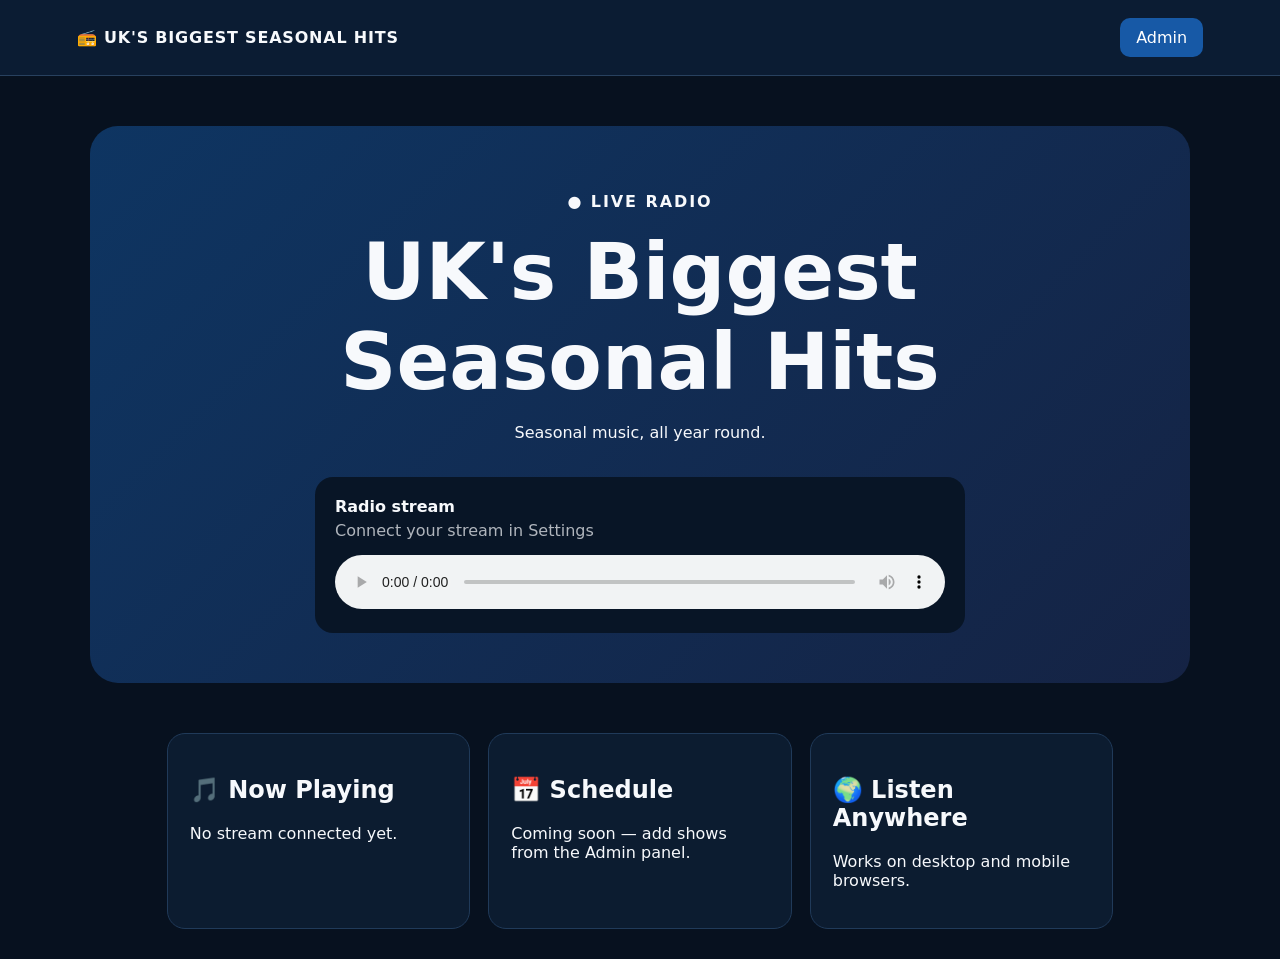
<file: index.html>
<!doctype html>
<html lang="en">
<head>
<meta charset="utf-8"><meta name="viewport" content="width=device-width,initial-scale=1">
<title>UK's Biggest Seasonal Hits</title><link rel="stylesheet" href="styles.css">
</head>
<body>
<header><div class="brand">📻 UK'S BIGGEST SEASONAL HITS</div><a class="admin-link" href="admin.html">Admin</a></header>
<main>
<section class="hero"><p class="live">● LIVE RADIO</p><h1>UK's Biggest Seasonal Hits</h1><p>Seasonal music, all year round.</p>
<div class="player"><div><strong id="nowTitle">Radio stream</strong><span id="nowArtist">Connect your stream in Settings</span></div><audio id="radioPlayer" controls preload="none"></audio></div></section>
<section class="cards"><article><h2>🎵 Now Playing</h2><p id="publicNow">No stream connected yet.</p></article><article><h2>📅 Schedule</h2><p>Coming soon — add shows from the Admin panel.</p></article><article><h2>🌍 Listen Anywhere</h2><p>Works on desktop and mobile browsers.</p></article></section>
</main><script src="app.js"></script>
</body></html>
</file>
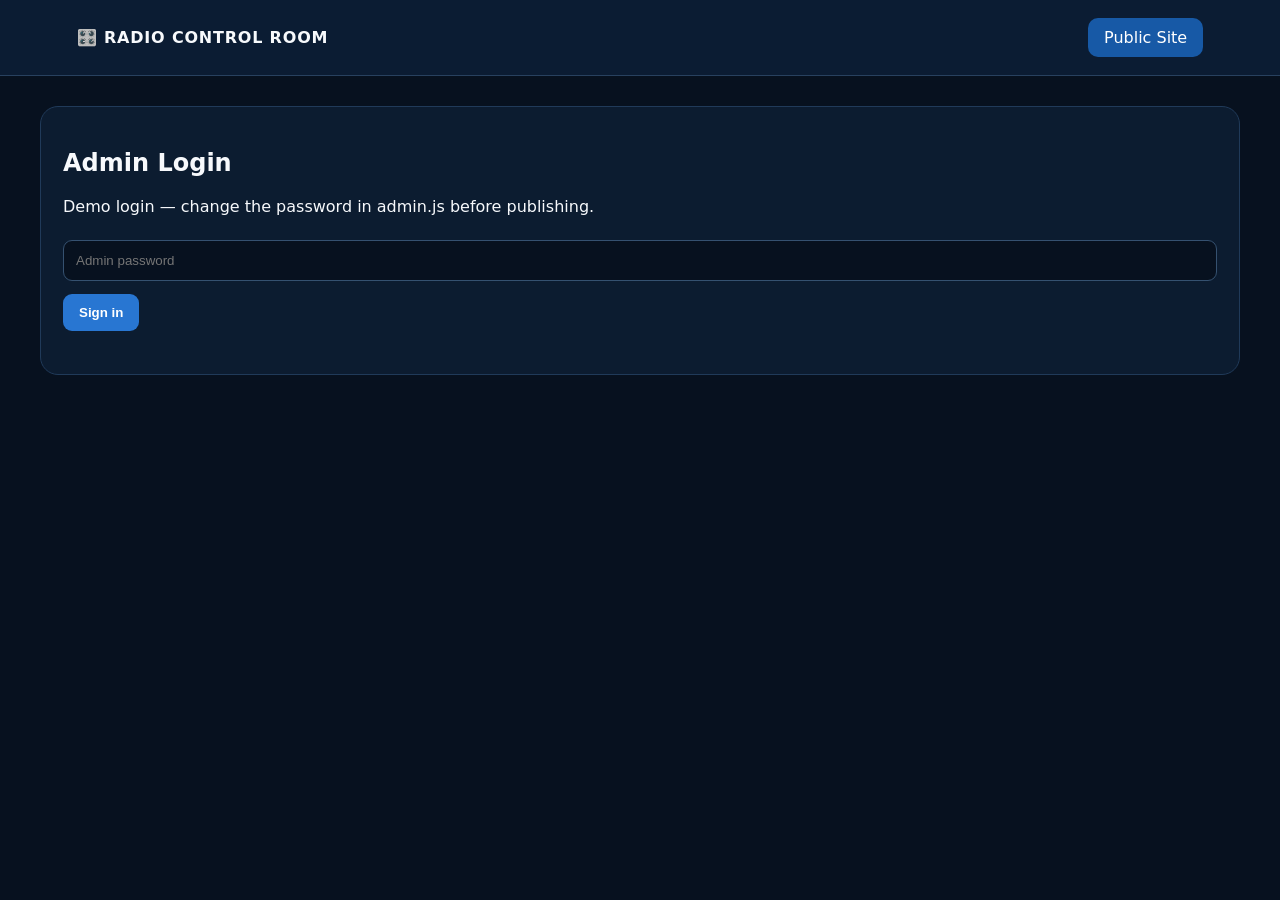
<file: admin.html>
<!doctype html>
<html lang="en">
<head><meta charset="utf-8"><meta name="viewport" content="width=device-width,initial-scale=1">
<title>Admin — UK's Biggest Seasonal Hits</title><link rel="stylesheet" href="styles.css">
</head>
<body><header><div class="brand">🎛️ RADIO CONTROL ROOM</div><a class="admin-link" href="index.html">Public Site</a></header>
<main class="admin">
<section id="login" class="panel"><h1>Admin Login</h1><p>Demo login — change the password in admin.js before publishing.</p>
<input id="password" type="password" placeholder="Admin password"><button id="loginBtn">Sign in</button><p id="loginMsg"></p></section>
<div id="dashboard" hidden>
<section class="panel"><div class="row"><div><h1>UK's Biggest Seasonal Hits</h1><p>Control your station without SQL.</p></div><button id="logoutBtn">Log out</button></div></section>
<section class="grid">
<div class="panel"><h2>📻 Stream</h2><label>Public stream URL<input id="streamUrl" placeholder="https://your-stream-url"></label><button id="saveStream">Save Stream</button><p class="hint">Use the public/player stream supplied by your radio host.</p></div>
<div class="panel"><h2>📚 Music Library</h2><input id="search" placeholder="Search library"><input id="files" type="file" accept="audio/*" multiple><button id="addFiles">Add Audio Files</button><div id="library"></div></div>
<div class="panel"><h2>▶️ Local Test Player</h2><audio id="localPlayer" controls></audio><p class="hint">This plays audio files selected by you in this browser. It does not upload or rebroadcast copyrighted music automatically.</p></div>
<div class="panel"><h2>⚙️ Station</h2><label>Station name<input id="stationName" value="UK's Biggest Seasonal Hits"></label><button id="saveStation">Save Settings</button><p id="status"></p></div>
</section></div></main><script src="admin.js"></script></body></html>
</file>
<file: styles.css>
*{box-sizing:border-box}body{margin:0;font-family:Inter,system-ui,Arial;background:#07111f;color:#f7f9fc}header{display:flex;justify-content:space-between;align-items:center;padding:18px 6%;background:#0b1c33;border-bottom:1px solid #28415f}.brand{font-weight:900;letter-spacing:.05em}.admin-link{color:white;text-decoration:none;background:#1759a6;padding:10px 16px;border-radius:10px}.hero{max-width:1100px;margin:50px auto;padding:50px 6%;text-align:center;background:linear-gradient(135deg,#0e3562,#152344);border-radius:28px}.hero h1{font-size:clamp(38px,7vw,78px);margin:10px 0}.live{font-weight:800;letter-spacing:.12em}.player{margin:35px auto 0;max-width:650px;text-align:left;background:#081526;padding:20px;border-radius:18px}.player span{display:block;opacity:.7;margin:5px 0 15px}.player audio{width:100%}.cards,.grid{max-width:1100px;margin:30px auto;padding:0 6%;display:grid;grid-template-columns:repeat(auto-fit,minmax(220px,1fr));gap:18px}.cards article,.panel{background:#0c1c30;border:1px solid #203a59;border-radius:18px;padding:22px}.admin{max-width:1200px;margin:30px auto}.grid{padding:0;max-width:none}.row{display:flex;justify-content:space-between;gap:20px;align-items:center}input{width:100%;padding:12px;margin:8px 0;background:#07111f;border:1px solid #355170;color:white;border-radius:9px}button{border:0;border-radius:9px;padding:11px 16px;background:#2876d2;color:white;font-weight:800;cursor:pointer;margin:5px 0}.hint{opacity:.65;font-size:.9rem}label{display:block;margin:10px 0}.library-item{display:flex;justify-content:space-between;gap:10px;align-items:center;padding:10px;border-top:1px solid #203a59}.library-item small{opacity:.65}.danger{background:#7b2730}@media(max-width:650px){.row{align-items:flex-start;flex-direction:column}}
</file>
